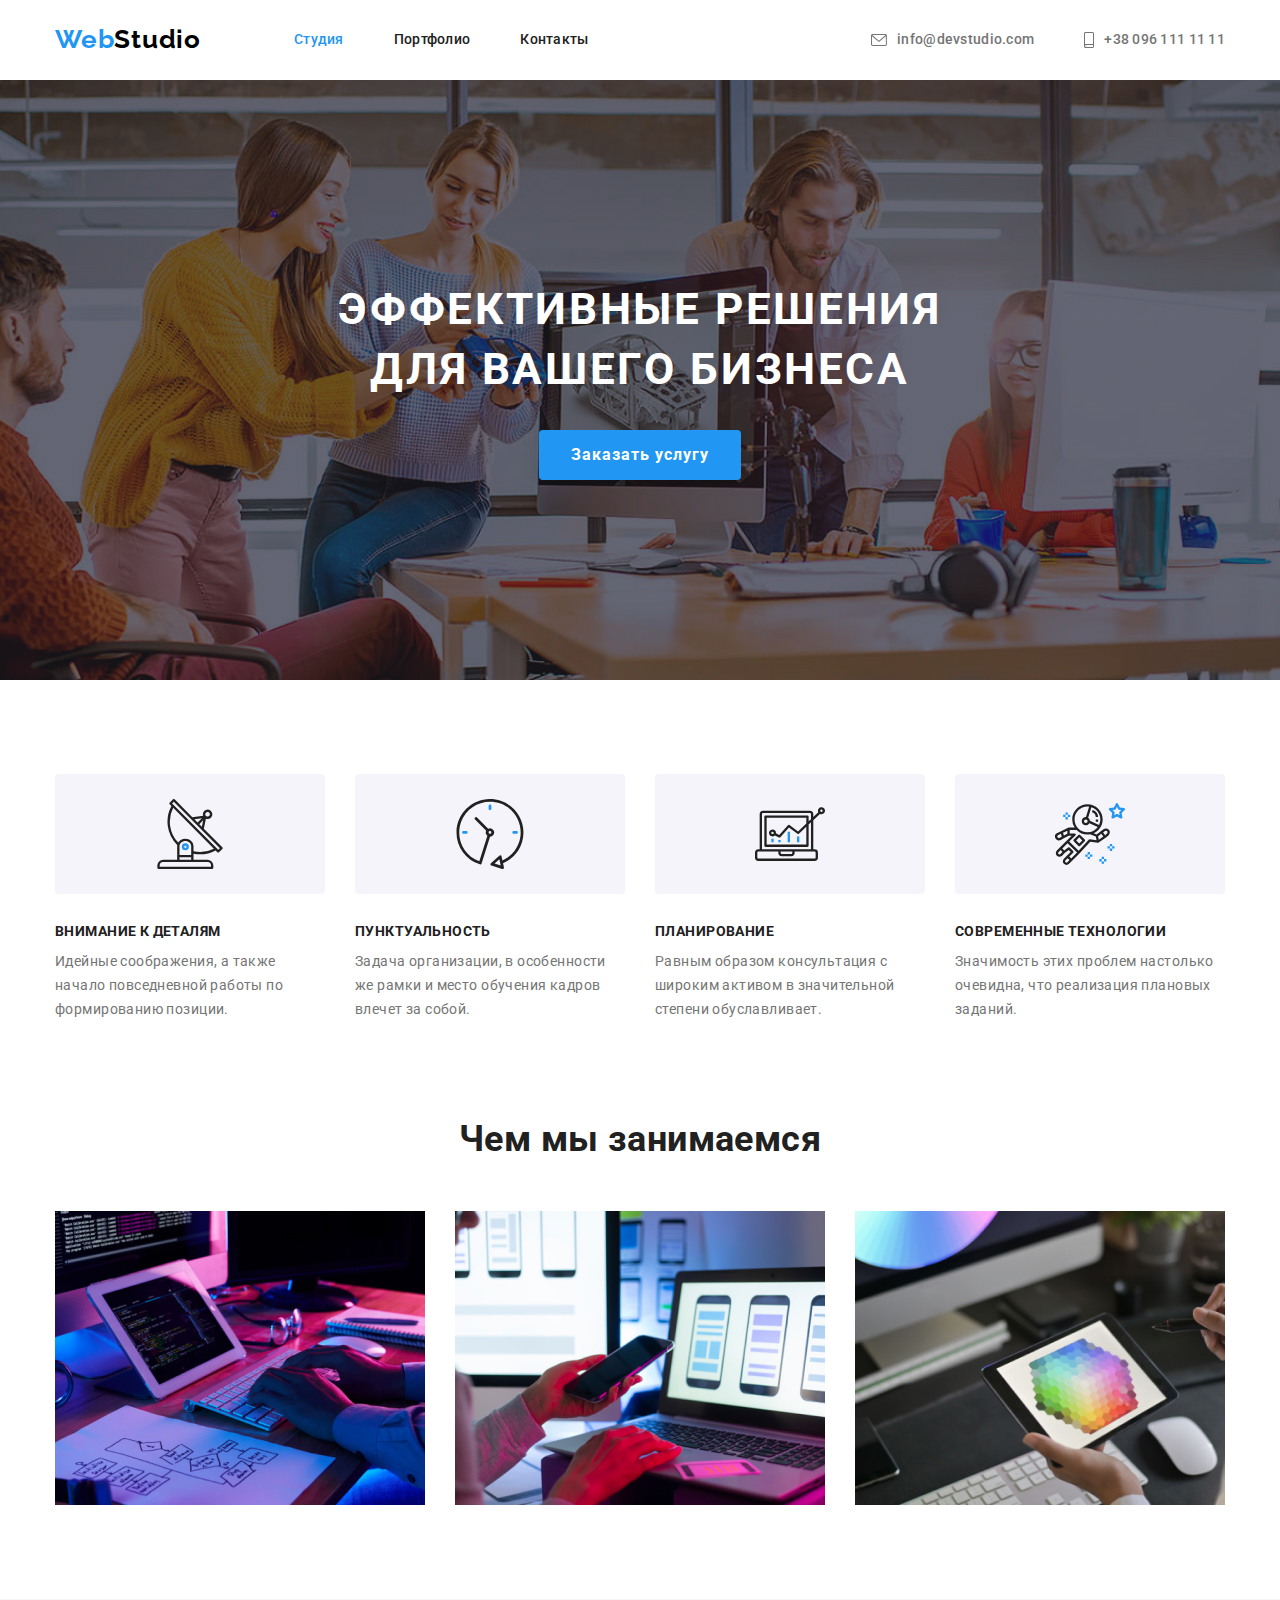
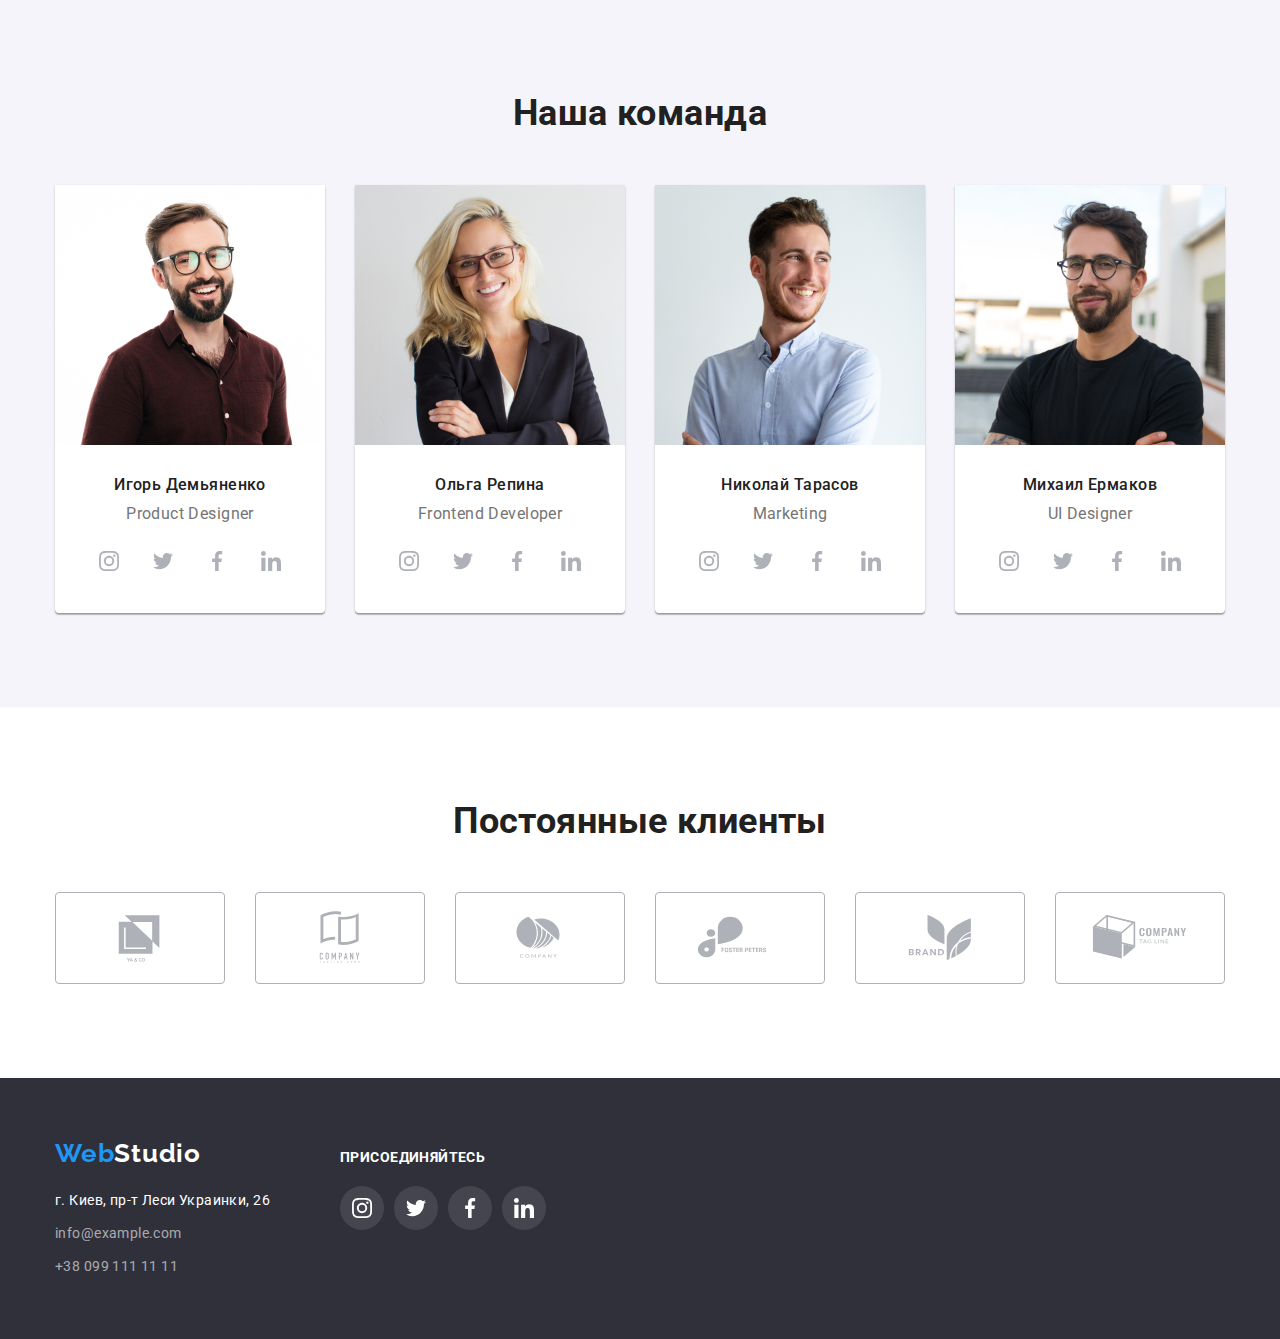
<file: index.html>
<!DOCTYPE html>
<html lang="ru">
<head>
<meta charset="UTF-8">
<meta http-equiv="X-UA-Compatible" content="IE=edge">
<meta name="viewport" content="width=device-width, initial-scale=1.0">
<title>Студія</title>
<!-- Шрифти -->
<link rel="preconnect" href="https://fonts.googleapis.com">
<link rel="preconnect" href="https://fonts.gstatic.com" crossorigin>
<link href="https://fonts.googleapis.com/css2?family=Raleway:wght@700&family=Roboto:wght@400;500;700;900&display=swap"
    rel="stylesheet">
    <!-- Нормалізація стилів -->
    <link rel="stylesheet" href="https://cdn.jsdelivr.net/npm/modern-normalize@1.1.0/modern-normalize.min.css">
    <!-- Підключення стилів -->
<link rel="stylesheet" href="./css/styles.css">
</head>
<body>
    <!-- Секція хедер -->
<header class="header">
<div class="container header-container">
<nav class="header-nav">
    <a class="header-logo link" href="./index.html"> <span class="organization">Web</span>Studio</a>
    <ul class="header-list list">
    <li class="header-list-item"><a class="header-link link current-link" href="./index.html">Студия</a></li>
    <li class="header-list-item"><a class="header-link link" href="./portfolio.html">Портфолио</a></li>
    <li class="header-list-item"><a class="header-link link" href="">Контакты</a></li>
    </ul>
</nav>
<ul class="header-group list">
<li class="header-gp">
    <a class="header-contact link" href="mailto:info@devstudio.com">
    <svg class="header-icon" width="16" height="12">
        <use href="./images/icons.svg#icon-mail"></use>
    </svg>
    info@devstudio.com</a>
</li>
<li class="header-gp">
    <a class="header-contact link" href="tel:+380961111111">
    <svg class="header-icon" width="10" height="16">
        <use href="./images/icons.svg#icon-smartphone"></use>
    </svg>
    +38 096 111 11 11</a>
</li>
</ul>
</div>
</header>
<!-- Блок мейн -->
<main>
    <!-- Секція Hero-->
<section class="hero overlay">
    <div class="container">
    <h1 class="hero-title">Эффективные решения для вашего бизнеса</h1>
    <button class="hero-button" type="button">Заказать услугу</button>
    </div>
</section>
<!-- Features -->
<section class="features section">
    <div class="container">
    <h2 hidden class="visually-hidden">Особенности</h2>
    <ul class="features-list list">
        <li class="features-list-item">
            <div class="feature-box">
                <svg width="70" height="70">
                    <use href="./images/icons.svg#icon-antenna"></use>
                </svg>
                </div>
            <h3 class="upper-text">Внимание к деталям</h3>
            <p class="under-text">Идейные соображения, а также начало повседневной работы по формированию позиции.</p>
            </li>
        <li class="features-list-item">
            <div class="feature-box">
                <svg width="70" height="70">
                    <use href="./images/icons.svg#icon-clock"></use>
                </svg>
            </div>
            <h3 class="upper-text">Пунктуальность</h3>
            <p class="under-text">Задача организации, в особенности же рамки и место обучения кадров влечет за собой.</p>
        </li>
        <li class="features-list-item">
            <div class="feature-box">
                <svg width="70" height="70">
                    <use href="./images/icons.svg#icon-diagram"></use>
                </svg>
            </div>
            <h3 class="upper-text">Планирование</h3>
            <p class="under-text">Равным образом консультация с широким активом в значительной степени обуславливает.</p>
        </li>
        <li class="features-list-item">
            <div class="feature-box">
                <svg width="70" height="70">
                    <use href="./images/icons.svg#icon-astronaut"></use>
                </svg>
            </div>
            <h3 class="upper-text">Современные технологии</h3>
            <p class="under-text">Значимость этих проблем настолько очевидна, что реализация плановых заданий.</p>
        </li>
    </ul>
    </div>
</section>
<!-- About -->
<section class="about section-about">
    <div class="container">
    <h2 class="section-title">Чем мы занимаемся</h2>
    <ul class="about-list card-set list">
        <li class="about-desktop card-set-item">
            <img src="./images/about/box-1.jpg" alt="Рабочий стол" width="370" height="294"/> 
        </li>
        <li class="about-desktop card-set-item">
            <img src="./images/about/box-2.jpg" alt="Рабочий стол" width="370" height="294"/>
        </li>
        <li class="about-desktop card-set-item">
            <img src="./images/about/box-3.jpg" alt="Рабочий стол" width="370" height="294"/>
        </li>
    </ul>
    </div>
</section>
<!-- Team -->
<section class="team section">
    <div class="container">
    <h2 class="section-title">Наша команда</h2>
    <ul class="team-list card-set list">
        <li class="about-team card-set-item">
            <img src="./images/team/team-card-1.jpg" alt="Дизайнер продукту" width="270" height="260"/>
            <div class="card-team">
                <h3 class="upper-title">Игорь Демьяненко</h3>
                <p class="under-txt" lang="en">Product Designer</p>
                <ul class="team-social list">
                <li class="social-item">
                <a class="social-link link" aria-label="instagram" href="">
                    <svg class="social-icon" width="20" height="20">
                        <use href="./images/icons.svg#icon-instagram"></use>
                    </svg>
                </a>
                    </li>
                    <li class="social-item">
                        <a class="social-link link" aria-label="twitter" href="">
                            <svg class="social-icon" width="20" height="20">
                                <use href="./images/icons.svg#icon-twitter"></use>
                            </svg>
                        </a>
                    </li>
                    <li class="social-item">
                        <a class="social-link link" aria-label="facebook" href="">
                            <svg class="social-icon" width="20" height="20">
                                <use href="./images/icons.svg#icon-facebook"></use>
                            </svg>
                        </a>
                    </li>
                    <li class="social-item">
                        <a class="social-link link" aria-label="linkedin" href="">
                            <svg class="social-icon" width="20" height="20">
                                <use href="./images/icons.svg#icon-linkedin"></use>
                            </svg>
                        </a>
                    </li>
                    </ul>
                </div>
            </li>
        <li class="about-team card-set-item">
            <img src="./images/team/team-card-2.jpg" alt="Фронтенд розробник" width="270" height="260"/>
            <div class="card-team">
                <h3 class="upper-title">Ольга Репина</h3>
                <p class="under-txt" lang="en">Frontend Developer</p>
                <ul class="team-social list">
                    <li class="social-item">
                        <a class="social-link link"  aria-label="instagram" href="">
                            <svg class="social-icon" width="20" height="20">
                                <use href="./images/icons.svg#icon-instagram"></use>
                            </svg>
                        </a>
                    </li>
                    <li class="social-item">
                        <a class="social-link link" aria-label="twitter" href="">
                            <svg class="social-icon" width="20" height="20">
                                <use href="./images/icons.svg#icon-twitter"></use>
                            </svg>
                        </a>
                    </li>
                    <li class="social-item">
                        <a class="social-link link" aria-label="facebook" href="">
                            <svg class="social-icon" width="20" height="20">
                                <use href="./images/icons.svg#icon-facebook"></use>
                            </svg>
                        </a>
                    </li>
                    <li class="social-item">
                        <a class="social-link link" aria-label="linkedin" href="">
                            <svg class="social-icon" width="20" height="20">
                                <use href="./images/icons.svg#icon-linkedin"></use>
                            </svg>
                        </a>
                    </li>
                </ul>
                </div>
            </li>
        <li class="about-team card-set-item">
            <img src="./images/team/team-card-3.jpg" alt="Маркетинг" width="270" height="260"/>
            <div class="card-team">
                <h3 class="upper-title">Николай Тарасов</h3>
                <p class="under-txt" lang="en">Marketing</p>
                <ul class="team-social list">
                    <li class="social-item">
                        <a class="social-link link" aria-label="instagram" href="">
                            <svg class="social-icon" width="20" height="20">
                                <use href="./images/icons.svg#icon-instagram"></use>
                            </svg>
                        </a>
                    </li>
                    <li class="social-item">
                        <a class="social-link link" aria-label="twitter" href="">
                            <svg class="social-icon" width="20" height="20">
                                <use href="./images/icons.svg#icon-twitter"></use>
                            </svg>
                        </a>
                    </li>
                    <li class="social-item">
                        <a class="social-link link" aria-label="facebook" href="">
                            <svg class="social-icon" width="20" height="20">
                                <use href="./images/icons.svg#icon-facebook"></use>
                            </svg>
                        </a>
                    </li>
                    <li class="social-item">
                        <a class="social-link link" aria-label="linkedin" href="">
                            <svg class="social-icon" width="20" height="20">
                                <use href="./images/icons.svg#icon-linkedin"></use>
                            </svg>
                        </a>
                    </li>
                </ul>
                </div>
            </li>
        <li class="about-team card-set-item">
            <img src="./images/team/team-card-4.jpg" alt="Дизайнер інтерфейсу користувача" width="270" height="260"/>
            <div class="card-team">
                <h3 class="upper-title">Михаил Ермаков</h3>
                <p class="under-txt" lang="en">UI Designer</p>
                <ul class="team-social list">
                    <li class="social-item">
                        <a class="social-link link" aria-label="instagram" href="">
                            <svg class="social-icon" width="20" height="20">
                                <use href="./images/icons.svg#icon-instagram"></use>
                            </svg>
                        </a>
                    </li>
                    <li class="social-item">
                        <a class="social-link link" aria-label="twitter" href="">
                            <svg class="social-icon" width="20" height="20">
                                <use href="./images/icons.svg#icon-twitter"></use>
                            </svg>
                        </a>
                    </li>
                    <li class="social-item">
                        <a class="social-link link" aria-label="facebook" href="">
                            <svg class="social-icon" width="20" height="20">
                                <use href="./images/icons.svg#icon-facebook"></use>
                            </svg>
                        </a>
                    </li>
                    <li class="social-item">
                        <a class="social-link link" aria-label="linkedin" href="">
                            <svg class="social-icon" width="20" height="20">
                                <use href="./images/icons.svg#icon-linkedin"></use>
                            </svg>
                        </a>
                    </li>
                </ul>
                </div>
            </li>
    </ul>
    </div>
</section>
<!-- Clients -->
<section class="clients section">
    <div class="container">
        <h2 class="section-title">Постоянные клиенты</h2>
        <ul class="client-list list">
            <li class="client-item">
                <a class="client-link link" href="">
                    <svg class="client-icon" width="106" height="60"> 
                        <use href="./images/icons.svg#icon-client-1"></use>
                    </svg>
                </a>
            </li>
            <li class="client-item">
                <a class="client-link link" href="">
                    <svg class="client-icon" width="106" height="60">
                        <use href="./images/icons.svg#icon-client-2"></use>
                    </svg>
                </a>
            </li>
            <li class="client-item">
                <a class="client-link link" href="">
                    <svg class="client-icon" width="106" height="60">
                        <use href="./images/icons.svg#icon-client-3"></use>
                    </svg>
                </a>
            </li>
            <li class="client-item">
                <a class="client-link link" href="">
                    <svg class="client-icon" width="106" height="60">
                        <use href="./images/icons.svg#icon-client-4"></use>
                    </svg>
                </a>
            </li>
            <li class="client-item">
                <a class="client-link link" href="">
                    <svg class="client-icon" width="106" height="60">
                        <use href="./images/icons.svg#icon-client-5"></use>
                    </svg>
                </a>
            </li>
            <li class="client-item">
                <a class="client-link link" href="">
                    <svg class="client-icon" width="106" height="60">
                        <use href="./images/icons.svg#icon-client-6"></use>
                    </svg>
                </a>
            </li>
        </ul>
    </div>
</section>
</main>
<!-- Секція футер -->
<footer class="footer">
    <div class="container footer-container">
        <div class="footer-tank">
        <a class="footer-logo link" href="./index.html"> <span class="organization">Web</span>Studio</a>
        <address class="address">
        <ul class="footer-group list">
    <li class="footer-address"><a class="footer-link-address link" href="https://goo.gl/maps/piqngm7oDQpEDh6u6" target="_blank" rel="noopener nofollow noreferrer">г. Киев, пр-т Леси
        Украинки, 26</a></li>
    <li class="footer-contact"><a class="footer-link link" href="mailto:info@example.com">info@example.com</a></li>
    <li class="footer-contact"><a class="footer-link link" href="tel:+380991111111">+38 099 111 11 11</a></li>
    </ul>
    </address>
    </div>
    <div class="footer-social">
        <p class="footer-subtitle">присоединяйтесь</p>
        <ul class="footer-social-list list">
            <li class="footer-social-item">
                <a class="footer-social-link link" href="">
                    <svg class="footer-social-icon" width="20" height="20">
                        <use href="./images/icons.svg#icon-instagram"></use>
                    </svg>
                </a>
            </li>
            <li class="footer-social-item">
                <a class="footer-social-link link" href="">
                    <svg class="footer-social-icon" width="20" height="20">
                        <use href="./images/icons.svg#icon-twitter"></use>
                    </svg>
                </a>
            </li>
            <li class="footer-social-item">
                <a class="footer-social-link link" href="">
                    <svg class="footer-social-icon" width="20" height="20">
                        <use href="./images/icons.svg#icon-facebook"></use>
                    </svg>
                </a>
            </li>
            <li class="footer-social-item">
                <a class="footer-social-link link" href="">
                    <svg class="footer-social-icon" width="20" height="20">
                        <use href="./images/icons.svg#icon-linkedin"></use>
                    </svg>
                </a>
            </li>
        </ul>
    </div>
    </div>
</footer>
</body>
</html>
</file>
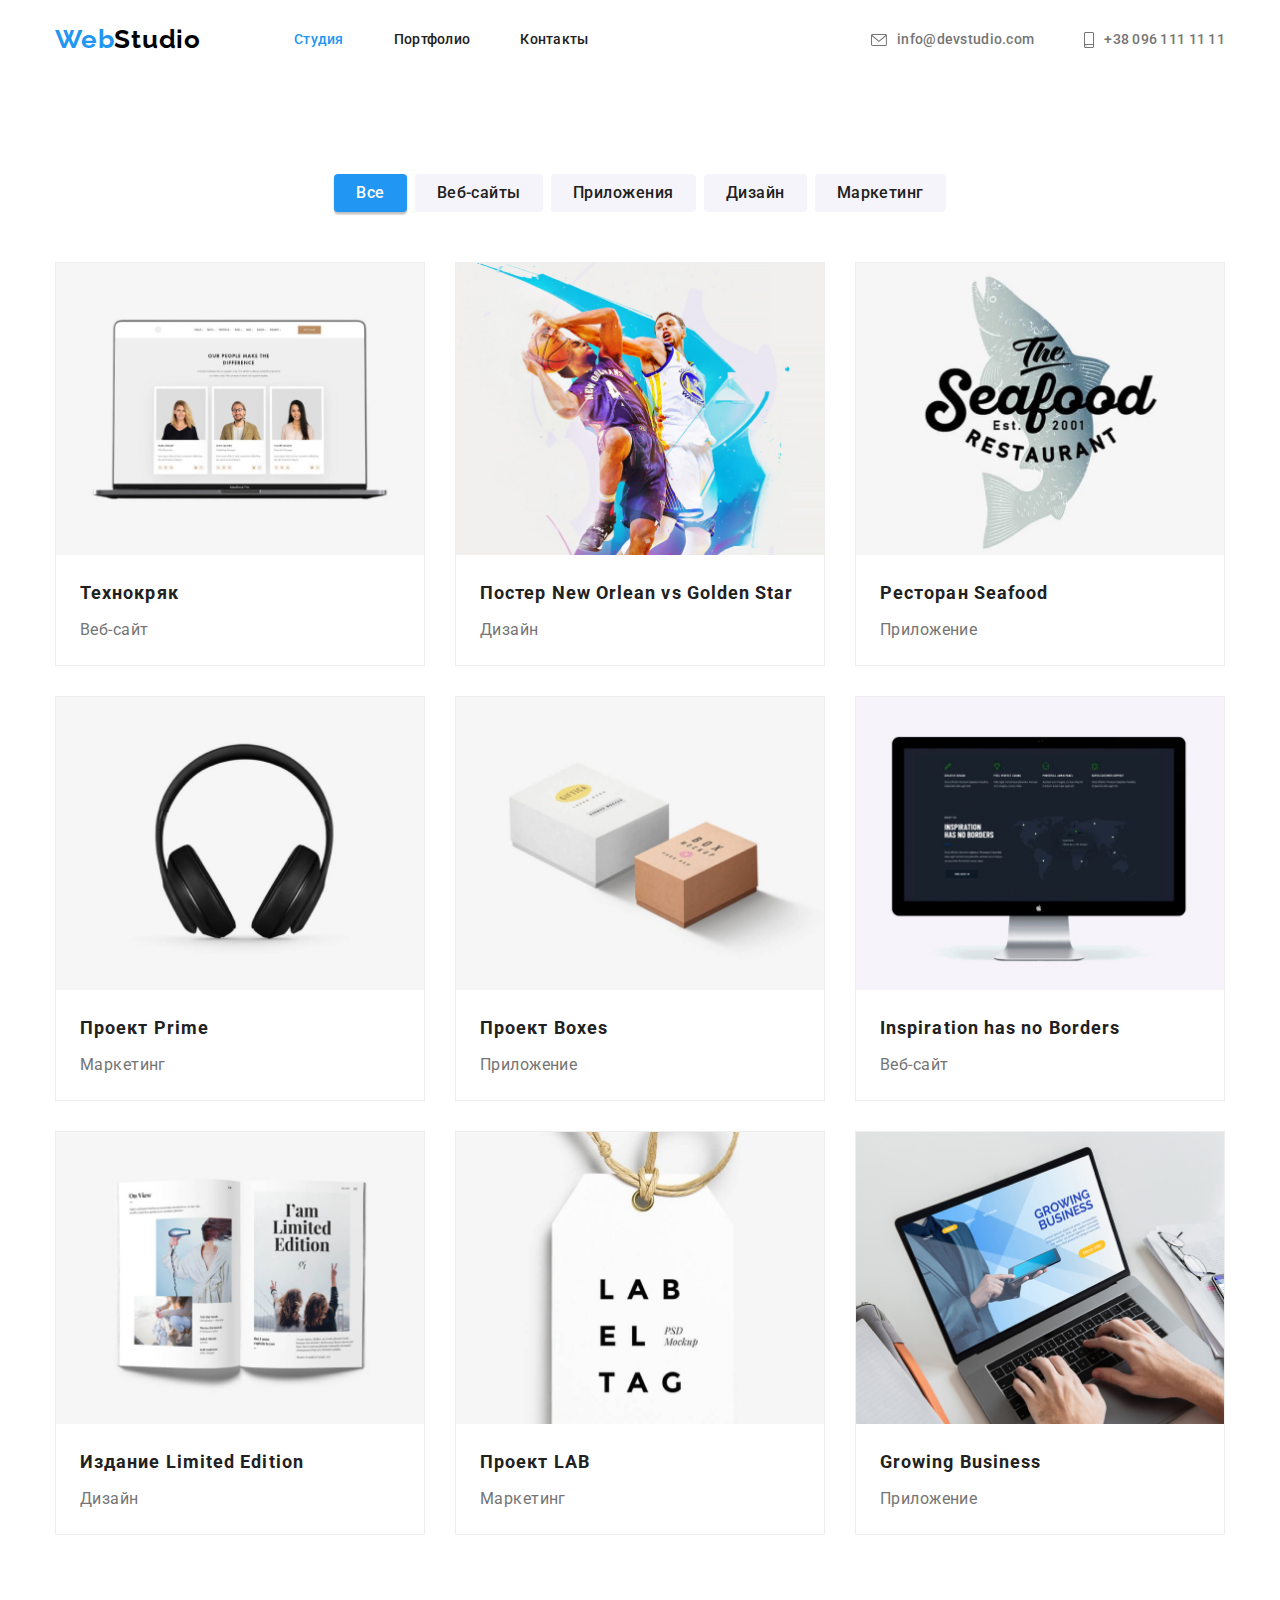
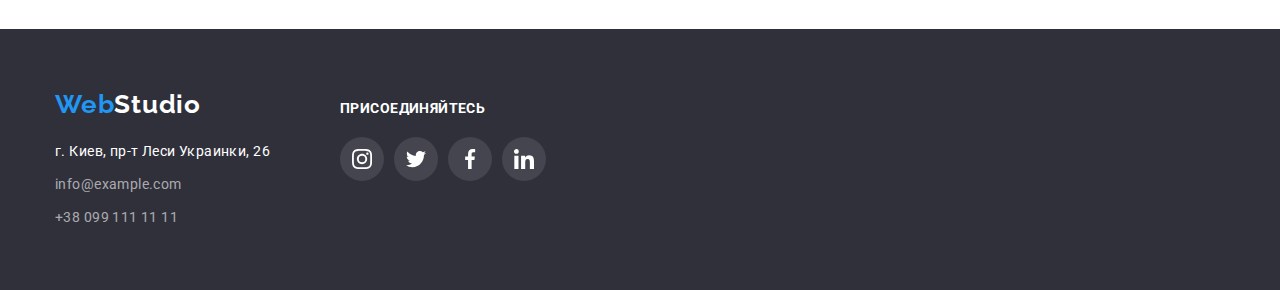
<file: portfolio.html>
<!DOCTYPE html>
<html lang="ru">

<head>
    <meta charset="UTF-8">
    <meta http-equiv="X-UA-Compatible" content="IE=edge">
    <meta name="viewport" content="width=device-width, initial-scale=1.0">
    <title>Портфоліо</title>
    <!-- Шрифти -->
    <link rel="preconnect" href="https://fonts.googleapis.com">
    <link rel="preconnect" href="https://fonts.gstatic.com" crossorigin>
    <link
        href="https://fonts.googleapis.com/css2?family=Raleway:wght@700&family=Roboto:wght@400;500;700;900&display=swap"
        rel="stylesheet">
    <!-- Нормалізація стилів -->
    <link rel="stylesheet" href="https://cdn.jsdelivr.net/npm/modern-normalize@1.1.0/modern-normalize.min.css">
    <!-- Підключення стилів -->
    <link rel="stylesheet" href="./css/styles.css">
</head>

<body>
    <!-- Секція хедер -->
    <header class="header">
        <div class="container header-container">
            <nav class="header-nav">
                <a class="header-logo link" href="./index.html"> <span class="organization">Web</span>Studio</a>
                <ul class="header-list list">
                    <li class="header-list-item"><a class="header-link link current-link" href="./index.html">Студия</a>
                    </li>
                    <li class="header-list-item"><a class="header-link link" href="./portfolio.html">Портфолио</a></li>
                    <li class="header-list-item"><a class="header-link link" href="">Контакты</a></li>
                </ul>
            </nav>
            <ul class="header-group list">
                <li class="header-gp">
                    <a class="header-contact link " href="mailto:info@devstudio.com">
                        <svg class="header-icon" width="16" height="12">
                            <use href="./images/icons.svg#icon-mail"></use>
                        </svg>
                        info@devstudio.com</a>
                </li>
                <li class="header-gp">
                    <a class="header-contact link" href="tel:+380961111111">
                        <svg class="header-icon" width="10" height="16">
                            <use href="./images/icons.svg#icon-smartphone"></use>
                        </svg>
                        +38 096 111 11 11</a>
                </li>
            </ul>
        </div>
    </header>
    <!-- Блок мейн -->
    <main>
        <!-- фільтр -->
        <section class="portfolio section">
        <div class="container">
        <h1 hidden class="visually-hidden">Портфоліо</h1>
    <ul class="about-portfolio list">
        <li class="about-portfolio-item"><button class="filter-button active" type="button">Все</button></li>
        <li class="about-portfolio-item"><button class="filter-button" type="button">Веб-сайты</button></li>
        <li class="about-portfolio-item"><button class="filter-button" type="button">Приложения</button></li>
        <li class="about-portfolio-item"><button class="filter-button" type="button">Дизайн</button></li>
        <li class="about-portfolio-item"><button class="filter-button" type="button">Маркетинг</button></li>
    </ul>
    <!-- Проекти -->
    <ul class="about-project card-set list">
        <li class="about-project-item card-set-item">
            <a class="card-link link" href=""> 
            <img src="./images/projects/project-1.jpg" alt="Веб-сайт" width="370" height="294"/>
            <div class="card-project">
            <h3 class="title-img">Технокряк</h3>
            <p class="under-title">Веб-сайт</p>
            </div></a>
        </li>
        <li class="about-project-item card-set-item">
            <a class="card-link link" href="">
            <img src="./images/projects/project-2.jpg" alt="Дизайн" width="370" height="294"/>
            <div class="card-project">
            <h3 class="title-img">Постер New Orlean vs Golden Star</h3>
            <p class="under-title">Дизайн</p>
            </div></a>
        </li>
        <li class="about-project-item card-set-item">
            <a class="card-link link" href="">
            <img src="./images/projects/project-3.jpg" alt="Приложение" width="370" height="294"/>
            <div class="card-project">
            <h3 class="title-img">Ресторан Seafood</h3>
            <p class="under-title">Приложение</p>
            </div></a>
        </li>
        <li class="about-project-item card-set-item">
            <a class="card-link link" href="">
            <img src="./images/projects/project-4.jpg" alt="Маркетинг" width="370" height="294"/>
            <div class="card-project">
            <h3 class="title-img">Проект Prime</h3>
            <p class="under-title">Маркетинг</p>
            </div></a>
        </li>
        <li class="about-project-item card-set-item">
            <a class="card-link link" href="">
            <img src="./images/projects/project-5.jpg" alt="Приложение" width="370" height="294"/>
            <div class="card-project">
            <h3 class="title-img">Проект Boxes</h3>
            <p class="under-title">Приложение</p>
            </div></a>
        </li>
        <li class="about-project-item card-set-item">
            <a class="card-link link" href="">
            <img src="./images/projects/project-6.jpg" alt="Веб-сайт" width="370" height="294"/>
            <div class="card-project">
            <h3 class="title-img">Inspiration has no Borders</h3>
            <p class="under-title">Веб-сайт</p>
            </div></a>
        </li>
        <li class="about-project-item card-set-item">
            <a class="card-link link" href="">
            <img src="./images/projects/project-7.jpg" alt="Дизайн" width="370" height="294"/>
            <div class="card-project">
            <h3 class="title-img">Издание Limited Edition</h3>
            <p class="under-title">Дизайн</p>
            </div></a>
        </li>
        <li class="about-project-item card-set-item">
            <a class="card-link link" href="">
            <img src="./images/projects/project-8.jpg" alt="Маркетинг" width="370" height="294"/>
            <div class="card-project">
            <h3 class="title-img">Проект LAB</h3>
            <p class="under-title">Маркетинг</p>
            </div></a>
        </li>
        <li class="about-project-item card-set-item">
            <a class="card-link link" href="">
            <img src="./images/projects/project-9.jpg" alt="Приложение" width="370" height="294"/>
            <div class="card-project">
            <h3 class="title-img">Growing Business</h3>
            <p class="under-title">Приложение</p>
            </div></a>
        </li>
    </ul>
    </div>
    </section>
    </main>
    <!-- Секція футер -->
    <footer class="footer">
        <div class="container footer-container">
            <div class="footer-tank">
                <a class="footer-logo link" href="./index.html"> <span class="organization">Web</span>Studio</a>
                <address class="address">
                    <ul class="footer-group list">
                        <li class="footer-address"><a class="footer-link-address link"
                                href="https://goo.gl/maps/piqngm7oDQpEDh6u6" target="_blank"
                                rel="noopener nofollow noreferrer">г. Киев, пр-т Леси
                                Украинки, 26</a></li>
                        <li class="footer-contact"><a class="footer-link link"
                                href="mailto:info@example.com">info@example.com</a></li>
                        <li class="footer-contact"><a class="footer-link link" href="tel:+380991111111">+38 099 111 11
                                11</a></li>
                    </ul>
                </address>
            </div>
            <div class="footer-social">
                <p class="footer-subtitle">присоединяйтесь</p>
                <ul class="footer-social-list list">
                    <li class="footer-social-item">
                        <a class="footer-social-link link" href="">
                            <svg class="footer-social-icon" width="20" height="20">
                                <use href="./images/icons.svg#icon-instagram"></use>
                            </svg>
                        </a>
                    </li>
                    <li class="footer-social-item">
                        <a class="footer-social-link link" href="">
                            <svg class="footer-social-icon" width="20" height="20">
                                <use href="./images/icons.svg#icon-twitter"></use>
                            </svg>
                        </a>
                    </li>
                    <li class="footer-social-item">
                        <a class="footer-social-link link" href="">
                            <svg class="footer-social-icon" width="20" height="20">
                                <use href="./images/icons.svg#icon-facebook"></use>
                            </svg>
                        </a>
                    </li>
                    <li class="footer-social-item">
                        <a class="footer-social-link link" href="">
                            <svg class="footer-social-icon" width="20" height="20">
                                <use href="./images/icons.svg#icon-linkedin"></use>
                            </svg>
                        </a>
                    </li>
                </ul>
            </div>
        </div>
    </footer>
</body>

</html>
</file>
<file: css/styles.css>
:root {
    --main-font: "Roboto";
    --secondary-font: "Raleway";
    --accent-txt-color: #2196F3;
    --txt-color: #757575;
    --whte-txt-color: #FFFFFF;
    --dark-txt-color: #212121;

    --items: 3;
    --indent: 30px;
}

body {
    font-family: var(--main-font), sans-serif;
    font-size: 14px;
    color: var(--txt-color);
    background-color: var(--whte-txt-color);
    letter-spacing: 0.03em;
}

h1,h2,h3,h4,h5,h6,p,ul{
    margin: 0;
}

img{
    display: block;
    max-width: 100%;
    height: auto;
}

.container{
    width: 1200px;
    padding-left: 15px;
    padding-right: 15px;
    margin-left: auto;
    margin-right: auto;
}

.link {
text-decoration: none;
}

.list {
list-style: none;
margin: 0;
padding: 0;
}

.header{
    background-color: var(--whte-txt-color);
}

.header-container{
    display: flex;
    align-items: center;
}

.header-nav{
    display: flex;
    align-items: center;
}

.header-list{
    display: flex;
    align-items: center;
}

.header-logo{
    font-family: Raleway;
    font-style: normal;
    font-weight: 700;
    font-size: 26px;
    line-height: 1.19;
    letter-spacing: 0.03em;
    color: #000000;
    margin-right: 93px;

}

.organization{
    font-family: Raleway;
    font-style: normal;
    font-weight: 700;
    font-size: 1.19;
    line-height: 31px;
    letter-spacing: 0.03em;
    color: var(--accent-txt-color)
}

.header-list-item:not(:last-child){
    margin-right: 50px;
}

.header-link{
    font-weight: 500;
    line-height: 1.14;
    letter-spacing: 0.02em;
    color: var(--dark-txt-color);
    display: block;
    padding: 32px 0;
}

.current-link{
    color: var(--accent-txt-color);
}

.header-link:hover,
.header-link:focus{
color: var(--accent-txt-color);
}

.header-group{
    margin-left: auto;
    display: flex;
    align-items: center;
    
}

.header-gp{
    font-weight: 500;
    line-height: 1.14;
    letter-spacing: 0.02em;
    color: var(--txt-color);
    margin-right: 50px;
}

.header-gp:last-child{
    margin-right: 0;
}

.header-contact{
    line-height: 1.14;
    letter-spacing: 0.02em;
    color: var(--txt-color);
    display: flex;
    align-items: center;
    padding: 32px 0;
}

.header-icon{
    margin-right: 10px;
    fill: currentColor;
}

.header-contact:hover,
.header-contact:focus{
    color: var(--accent-txt-color);
}

.header-icon:hover,
.header-icon:focus{
    fill: var(--accent-txt-color);
}

.hero{
background-color: #2F303A;
text-align: center;
padding: 200px 0;
}

.overlay{
    max-width: 1600px;
    margin: 0 auto;
    background-image: linear-gradient(to right, rgba(47, 48, 58, 0.4), rgba(47, 48, 58, 0.4)), 
    url(../images/hero/new-photo.jpg);
    background-repeat: no-repeat;
    background-size: cover;
    background-position: center;
}

.section{
    padding-top: 94px;
    padding-bottom: 94px;
}



.hero-title{
    font-size: 44px;
    line-height: 1.36;
    text-align: center;
    letter-spacing: 0.06em;
    text-transform: uppercase;
    color: var(--whte-txt-color);
    width: 696px;
    height: 120px;
    margin-left: auto;
    margin-right: auto;
    margin-bottom: 30px;
}

.hero-button{
    font-weight: 700;
    font-size: 16px;
    line-height: 1.88;
    text-align: center;
    letter-spacing: 0.06em;
    color: var(--whte-txt-color);
    background-color: var(--accent-txt-color);
    cursor: pointer;
    padding: 10px 32px;
    margin-left: auto;
    margin-right: auto;
    border-radius: 4px;
    border: none;
    box-shadow: 0px 4px 4px rgba(0, 0, 0, 0.15);
}

.hero-button:hover{
    background-color: #188CE8;
}
.hero-button:focus{
    background-color: var(--accent-txt-color);
}

.visually-hidden {
    position: absolute;
    width: 1px;
    height: 1px;
    margin: -1px;
    border: 0;
    padding: 0;

    white-space: nowrap;
    clip-path: inset(100%);
    clip: rect(0 0 0 0);
    overflow: hidden;
}

.features-list{
    display: flex;
}

.features-list-item:not(:last-child){
    margin-right: 30px;
    width: 270px;
}

.feature-box{
    display: flex;
    align-items: center;
    justify-content: center;
    height: 120px;
    margin-bottom: 30px;
    border-radius: 4px;
    background-color: #F5F4FA;
}

.upper-text{
    font-size: 14px;
    line-height: 1.14;
    text-transform: uppercase;
    color: var(--dark-txt-color);
    margin-bottom: 10px;
}

.under-text{
    line-height: 1.71;
    width: 270px;
    height: 75px;
}

.section-about{
    padding-top: 0;
    padding-bottom: 94px;
}

.section-title{
    font-size: 36px;
    line-height: 1.16;
    text-align: center;
    color: var(--dark-txt-color);
    margin-bottom: 50px;
}

.about-team{
    width: 270px;
    background: var(--whte-txt-color);
    box-shadow: 0px 1px 3px rgba(0, 0, 0, 0.12), 0px 1px 1px rgba(0, 0, 0, 0.14), 0px 2px 1px rgba(0, 0, 0, 0.2);
    border-radius: 0px 0px 4px 4px;
    border: none;
}

.card-set{
    display: flex;
    flex-wrap: wrap;
    margin: calc(-1 * var(--indent) / 2);
}

.card-set-item{
    flex-basis: calc(( 100% - var(var(--indent)) * var(--items) ) / var(--items) );
    margin: calc(var(--indent) / 2);
}

.team{
    background-color: #F5F4FA;
}

.team-list{
    --items: 4;
}

.card-team{
    padding: 30px 0;
}

.upper-title{
    font-weight: 500;
    font-size: 16px;
    line-height: 1.19;
    color: var(--dark-txt-color);
    margin-bottom: 10px;
    text-align: center;
}

.under-txt{
    font-size: 16px;
    line-height: 1.19;
    text-align: center;
    margin-bottom: 16px;
}

.team-social{
    display: flex;
    justify-content: center;
}

.social-item:not(:last-child){
    margin-right: 10px;
}

.social-link{
    display: flex;
    align-items: center;
    justify-content: center;
    width: 44px;
    height: 44px;
    border-radius: 50%;
}

.social-icon {
    fill: #AFB1B8
}

.social-link:hover,
.social-link:focus{
    background-color: var(--accent-txt-color);
}

.social-link:hover .social-icon,
.social-link:focus .social-icon {
    fill: var(--whte-txt-color)
}

.client-list{
    display: flex;
    justify-content: center;
}

.client-item:not(:last-child){
    margin-right: 30px; 
}

.client-link{
    display: flex;
    align-items: center;
    justify-content: center;
    width: 170px;
    height: 92px;
    border: 1px solid #AFB1B8;
    border-radius: 4px;
}

.client-icon{
    fill: #AFB1B8;
}

.client-link:hover,
.client-link:focus{
    border: 1px solid var(--accent-txt-color);
}

.client-link:hover .client-icon,
.client-link:focus .client-icon{
    fill:var(--accent-txt-color)
}

.about-portfolio{
    display: flex;
    align-items: center;
    justify-content: center;
    margin-bottom: 50px;
}

.about-portfolio-item:not(:last-child){
    margin-right: 8px;
}

.filter-button{
    font-weight: 500;
    font-family: inherit;
    font-size: 16px;
    line-height: 1.62;
    letter-spacing: 0.03em;
    color: var(--dark-txt-color);
    padding: 6px 22px;
    background-color: #F5F4FA;
    border: none;
    border-radius: 4px;
    color: var(--dark-txt-color);
    cursor: pointer;
}

.filter-button:hover,
.filter-button:focus{
    color: var(--whte-txt-color);
    background-color: var(--accent-txt-color);
    box-shadow: 0px 3px 1px rgba(0, 0, 0, 0.1), 0px 1px 2px rgba(0, 0, 0, 0.08), 0px 2px 2px rgba(0, 0, 0, 0.12);
}

.active{
    color: var(--whte-txt-color);
    background-color: var(--accent-txt-color);
    box-shadow: 0px 3px 1px rgba(0, 0, 0, 0.1), 0px 1px 2px rgba(0, 0, 0, 0.08), 0px 2px 2px rgba(0, 0, 0, 0.12);
}

.about-project-item{
    width: 370px;
    background: var(--whte-txt-color);
    border: 1px solid #EEEEEE;
    cursor: pointer;
}

.about-project-item:hover{
    box-shadow: 0px 1px 1px rgba(0, 0, 0, 0.12), 0px 4px 4px rgba(0, 0, 0, 0.06), 1px 4px 6px rgba(0, 0, 0, 0.16);
}

.card-project{
    padding-top: 20px;
    padding-bottom: 20px;
    padding-left: 24px;
    padding-right: 24px;
}

.title-img{
    font-size: 18px;
    line-height: 2;
    letter-spacing: 0.06em;
    color: var(--dark-txt-color);
    margin-bottom: 4px;
}

.under-title{
    font-size: 16px;
    line-height: 1.87;
    color: var(--txt-color);
}

.footer{
    background-color: #2F303A;
    padding-top: 60px;
    padding-bottom: 60px;
}

.footer-container{
    display: flex;
    align-items: baseline;
}

.footer-tank{
    margin-right: 70px;
}

.footer-logo{
    font-family: 'Raleway';
    font-style: normal;
    font-weight: 700;
    font-size: 26px;
    line-height: 31px;
    letter-spacing: 0.03em;
    color: var(--whte-txt-color);
    display: block;
    align-items: center;
    margin-bottom: 20px;
}

.address{
    font-style: normal;
}

.footer-address{
    margin-bottom: 9px;
    
}

.footer-link-address{
    line-height: 1.71;
    color: var(--whte-txt-color)
}

.footer-contact:not(:last-child){
    margin-bottom: 9px;
}

.footer-link:hover,
.footer-link:focus{
    color: var(--accent-txt-color);
}

.footer-link{
    line-height: 1.71;
    color: rgba(255, 255, 255, 0.6);
}

.footer-subtitle{
    font-weight: 700;
    line-height: 1.14;
    letter-spacing: 0.03em;
    text-transform: uppercase;
    color: var(--whte-txt-color);
    margin-bottom: 20px;
}

.footer-social-list{
    display: flex;
}

.footer-social-item:not(:last-child){
    margin-right: 10px;
}

.footer-social-link{
    display: flex;
    align-items: center;
    justify-content: center;
    width: 44px;
    height: 44px;
    border-radius: 50%;
    background-color: rgba(255, 255, 255, 0.1);
    padding: 12px;
}

.footer-social-icon{
    fill: var(--whte-txt-color);
}

.footer-social-link:hover,
.footer-social-link:focus{
    background-color: var(--accent-txt-color);
}
</file>
